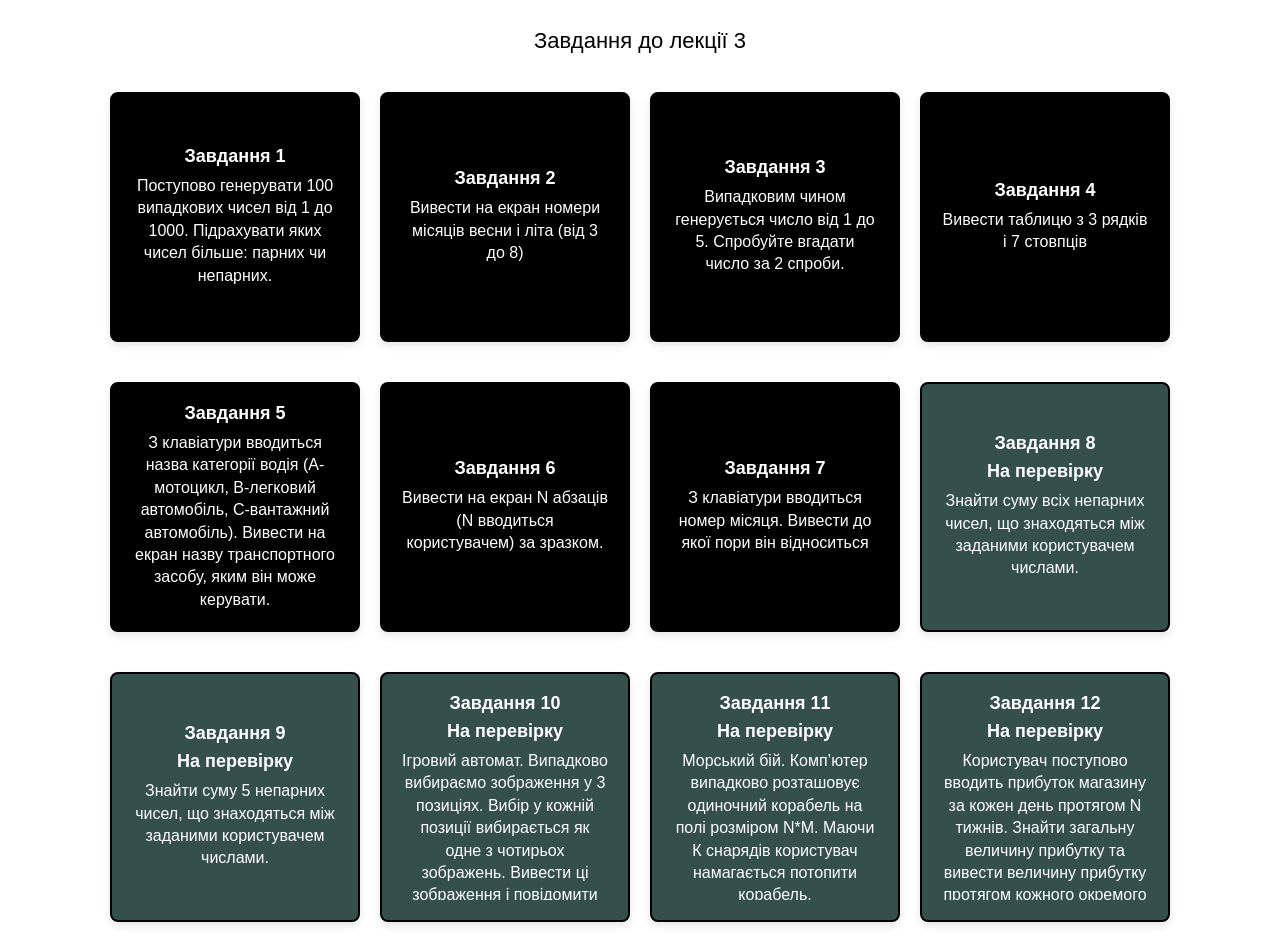
<file: index.html>
<!doctype html>
<html lang="en">
  <head>
    <meta charset="UTF-8" />
    <meta name="viewport" content="width=device-width, initial-scale=1.0" />
    <link rel="stylesheet" href="css/reset.css" />
    <link rel="stylesheet" href="css/style.css" />
    <title>Завдання до лекції 5</title>
  </head>
  <body>
    <main>
      <h1>Завдання до лекції 3</h1>
      <ul>
        <li class="task">
          <a href="tasks/task1/taksk1.html">
            <h2>Завдання 1</h2>
            <p>Поступово генерувати 100 випадкових чисел від 1 до 1000. Підрахувати яких чисел більше: парних чи непарних.</p>
          </a>
        </li>
        <li class="task">
          <a href="tasks/task2/index.html">
            <h2>Завдання 2</h2>
            <p>Вивести на екран номери місяців весни і літа (від 3 до 8)</p>
          </a>
        </li>
        <li class="task">
          <a href="tasks/task3/index.html">
            <h2>Завдання 3</h2>
            <p>Випадковим чином генерується число від 1 до 5. Спробуйте вгадати число за 2 спроби.</p>
          </a>
        </li>
        <li class="task">
          <a href="tasks/task4/index.html">
            <h2>Завдання 4</h2>
            <p>Вивести таблицю з 3 рядків і 7 стовпців</p>
          </a>
        </li>
        <li class="task">
          <a href="tasks/task5/index.html">
            <h2>Завдання 5</h2>
            <p>З клавіатури вводиться назва категорії водія (А-мотоцикл, В-легковий автомобіль, С-вантажний автомобіль). Вивести на екран назву транспортного засобу, яким він може керувати.</p>
          </a>
        </li>
        <li class="task">
          <a href="tasks/task6/index.html">
            <h2>Завдання 6</h2>
            <p>Вивести на екран N абзаців (N вводиться користувачем) за зразком.</p>
          </a>
        </li>
        <li class="task">
          <a href="tasks/task7/index.html">
            <h2>Завдання 7</h2>
            <p>З клавіатури вводиться номер місяця. Вивести до якої пори він відноситься</p>
          </a>
        </li>
        <li class="task check">
          <a href="tasks/task8/index.html">
            <h2>Завдання 8</h2>
            <h2>На перевірку</h2>
            <p>Знайти суму всіх непарних чисел, що знаходяться між заданими користувачем числами.</p>
          </a>
        </li>
        <li class="task check">
          <a href="tasks/task9/index.html">
            <h2>Завдання 9</h2>
            <h2>На перевірку</h2>
            <p>Знайти суму 5 непарних чисел, що знаходяться між заданими користувачем числами.</p>
          </a>
        </li>
        <li class="task check">
          <a href="tasks/task10/index.html">
            <h2>Завдання 10</h2>
            <h2>На перевірку</h2>
            <p>Ігровий автомат. Випадково вибираємо зображення у 3 позиціях. Вибір у кожній позиції вибирається як одне з чотирьох зображень. Вивести ці зображення і повідомити виграш користувача (три перших зображення 100 грн, три других – 200, три третіх – 500, три четвертих зображення – 1000грн). Використати цикли і switch (для вибору зображення за номером).</p>
          </a>
        </li>
        <li class="task check">
          <a href="tasks/task11/index.html">
            <h2>Завдання 11</h2>
            <h2>На перевірку</h2>
            <p>Морський бій. Комп’ютер випадково розташовує одиночний корабель на полі розміром N*M. Маючи К снарядів користувач намагається потопити корабель.</p>
          </a>
        </li>
        <li class="task check">
          <a href="tasks/task12/index.html">
            <h2>Завдання 12</h2>
            <h2>На перевірку</h2>
            <p>Користувач поступово вводить прибуток магазину за кожен день протягом N тижнів. Знайти загальну величину прибутку та вивести величину прибутку протягом кожного окремого тижня.</p>
          </a>
        </li>
      </ul>
    </main>
  </body>
</html>
</file>
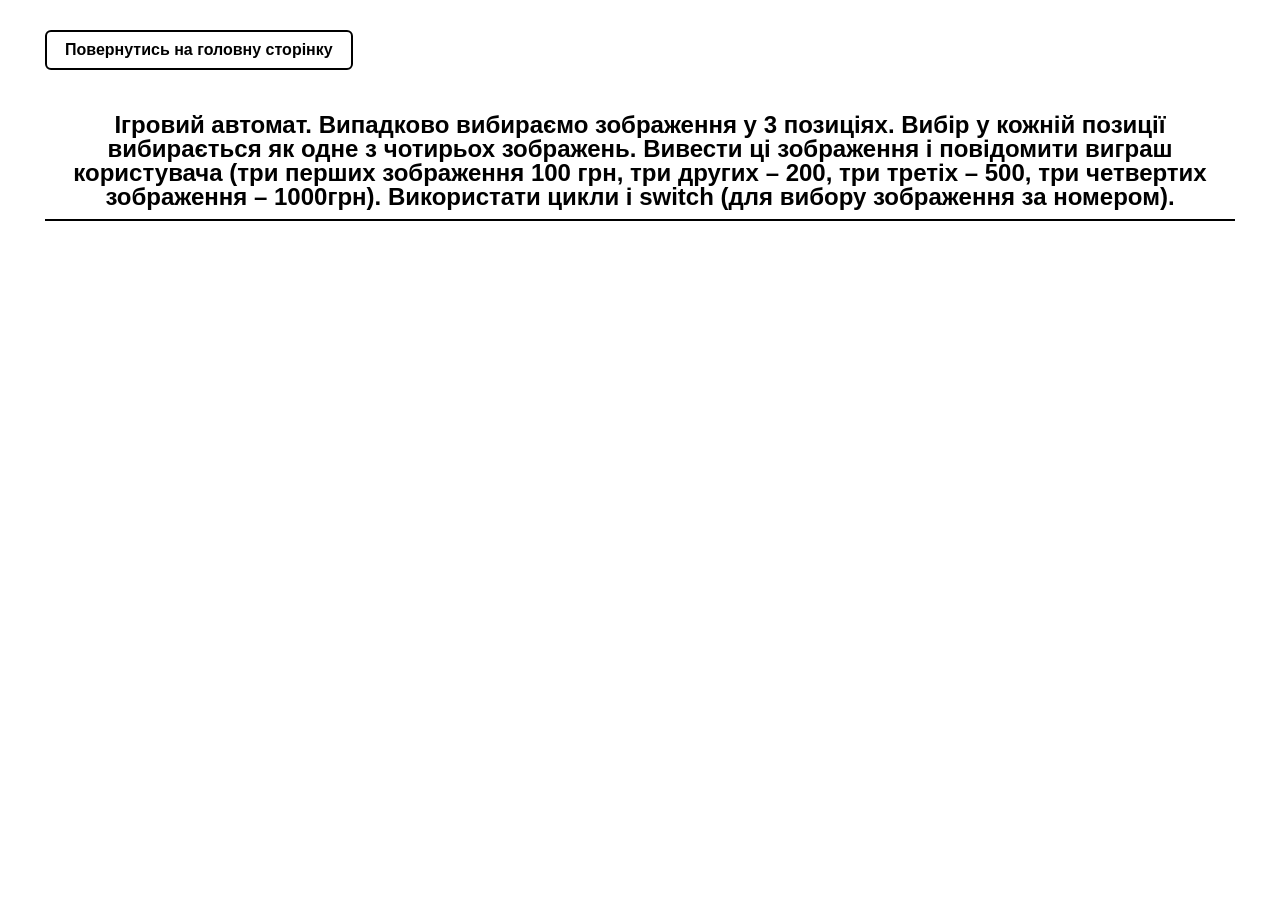
<file: tasks/task10/index.html>
<!doctype html>
<html lang="en">
  <head>
    <meta charset="UTF-8" />
    <meta name="viewport" content="width=device-width, initial-scale=1.0" />
    <link rel="stylesheet" href="../../css/style.css" />
    <title>Завдання 10</title>
  </head>
  <body>
    <main>
      <a class="link--back" href="../../index.html">Повернутись на головну сторінку</a>
      <h3>Ігровий автомат. Випадково вибираємо зображення у 3 позиціях. Вибір у кожній позиції вибирається як одне з чотирьох зображень. Вивести ці зображення і повідомити виграш користувача (три перших зображення 100 грн, три других – 200, три третіх – 500, три четвертих зображення – 1000грн). Використати цикли і switch (для вибору зображення за номером).</h3>
    </main>
    <script src="script.js"></script>
  </body>
</html>
</file>
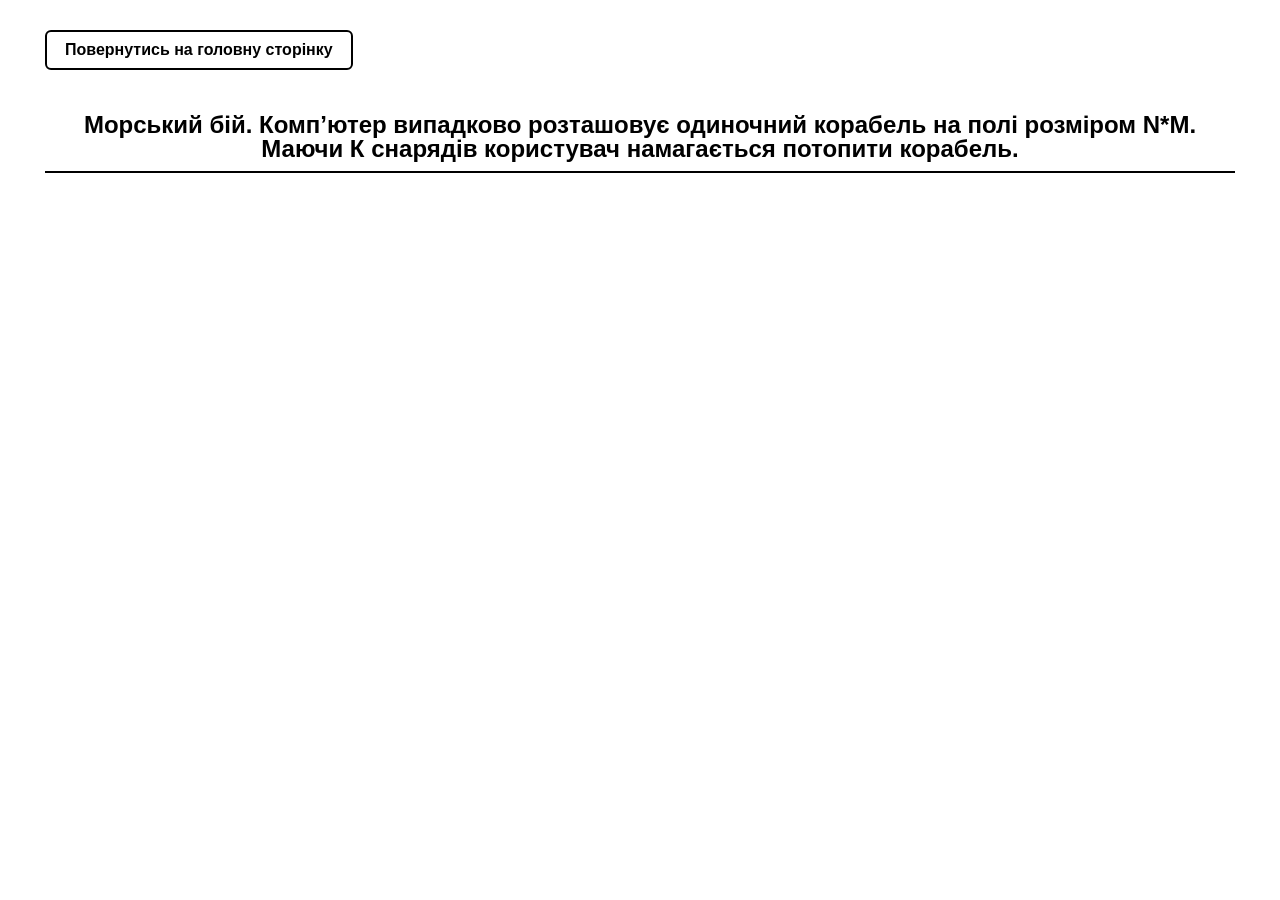
<file: tasks/task11/index.html>
<!doctype html>
<html lang="en">
  <head>
    <meta charset="UTF-8" />
    <meta name="viewport" content="width=device-width, initial-scale=1.0" />
    <link rel="stylesheet" href="../../css/style.css" />
    <title>Завдання 11</title>
  </head>
  <body>
    <main>
      <a class="link--back" href="../../index.html">Повернутись на головну сторінку</a>
      <h3>Морський бій. Комп’ютер випадково розташовує одиночний корабель на полі розміром N*M. Маючи К снарядів користувач намагається потопити корабель.</h3>
    </main>
    <script src="script.js"></script>
  </body>
</html>
</file>
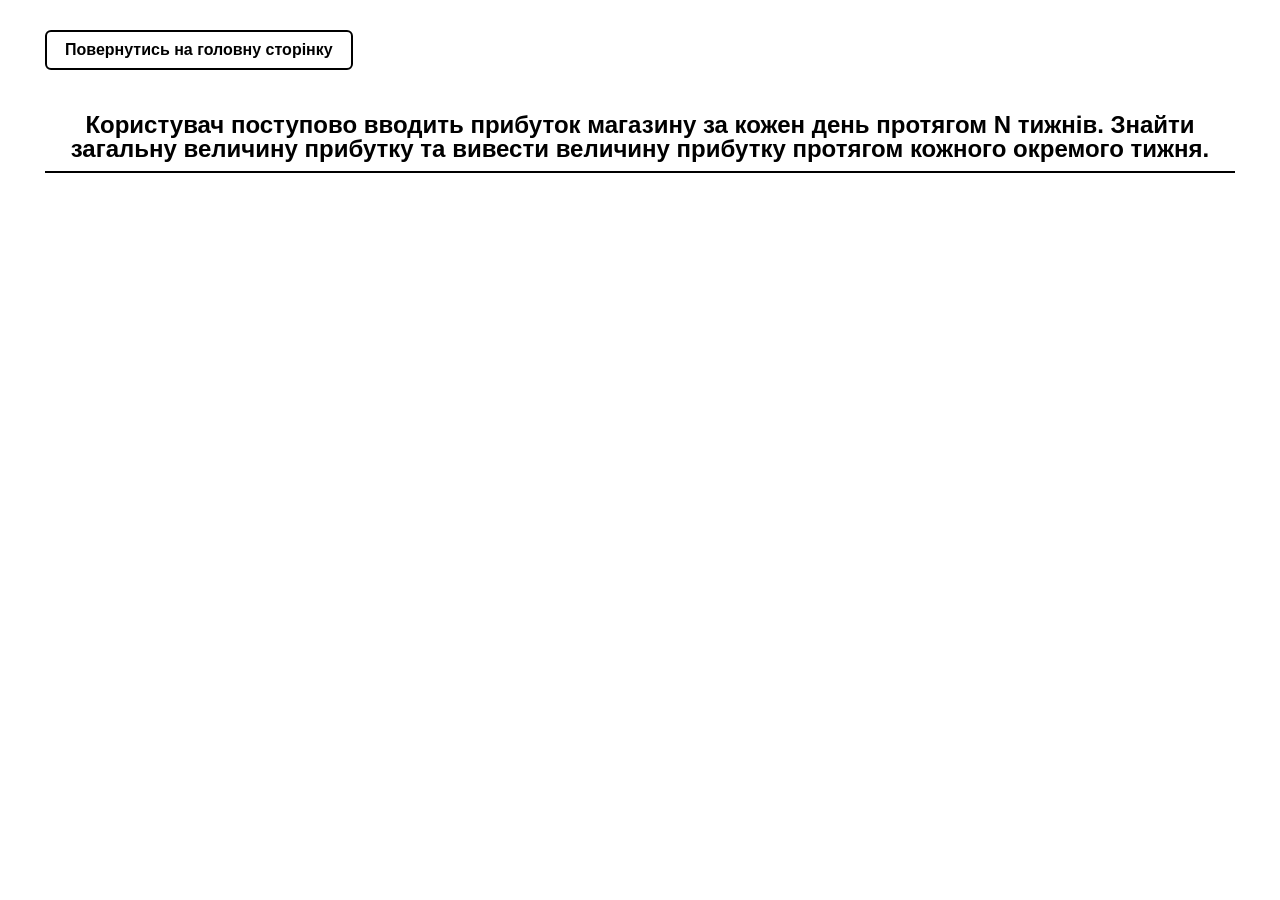
<file: tasks/task12/index.html>
<!doctype html>
<html lang="en">
  <head>
    <meta charset="UTF-8" />
    <meta name="viewport" content="width=device-width, initial-scale=1.0" />
    <link rel="stylesheet" href="../../css/style.css" />
    <title>Завдання 7</title>
  </head>
  <body>
    <main>
      <a class="link--back" href="../../index.html">Повернутись на головну сторінку</a>
      <h3>Користувач поступово вводить прибуток магазину за кожен день протягом N тижнів. Знайти загальну величину прибутку та вивести величину прибутку протягом кожного окремого тижня.</h3>
    </main>
    <script src="script.js"></script>
  </body>
</html>
</file>
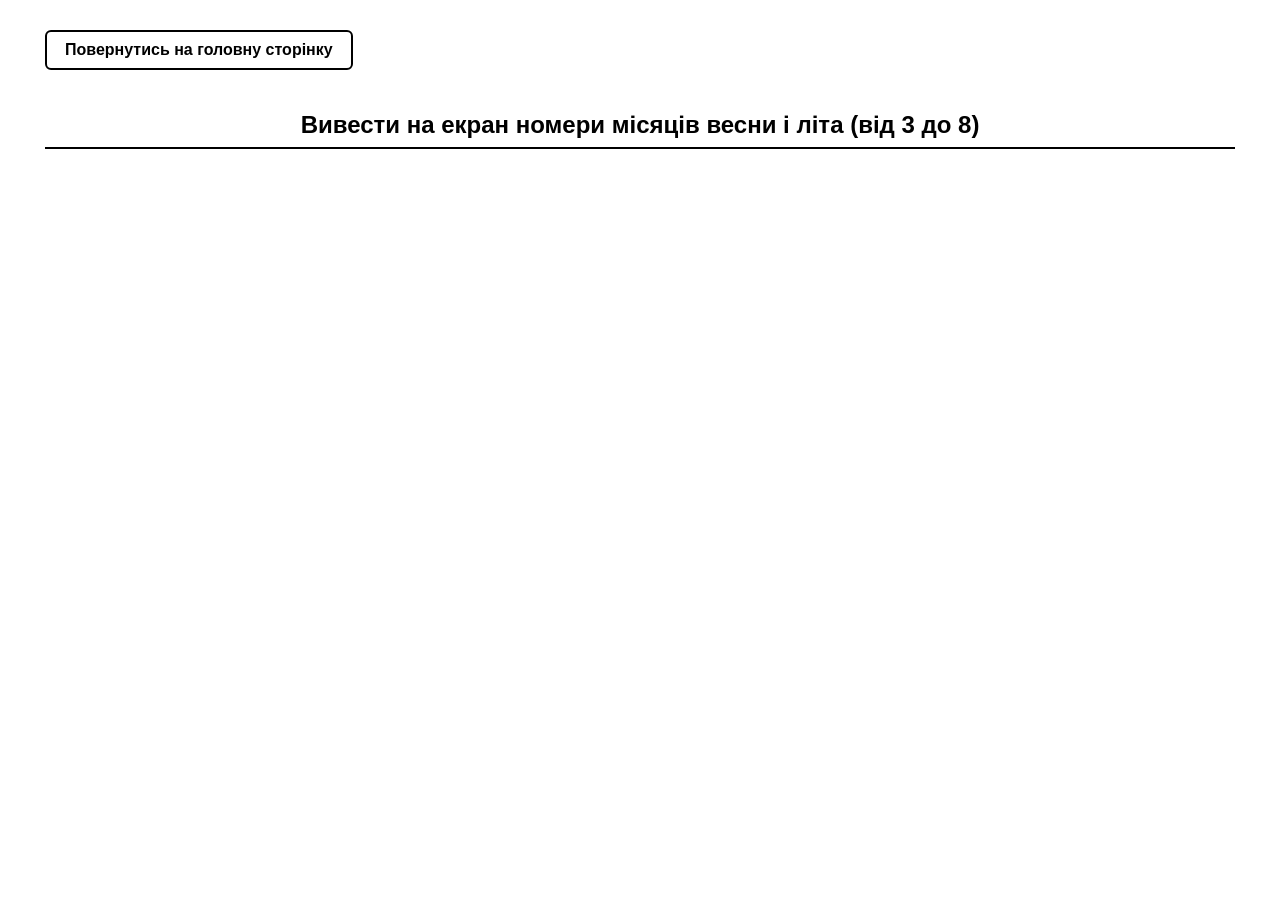
<file: tasks/task2/index.html>
<!doctype html>
<html lang="en">
  <head>
    <meta charset="UTF-8" />
    <meta name="viewport" content="width=device-width, initial-scale=1.0" />
    <link rel="stylesheet" href="../../css/style.css" />
    <title>Завдання 2</title>
  </head>
  <body>
    <main>
      <a class="link--back" href="../../index.html">Повернутись на головну сторінку</a>
      <h3>Вивести на екран номери місяців весни і літа (від 3 до 8)</h3>
    </main>
    <script src="script.js"></script>
  </body>
</html>
</file>
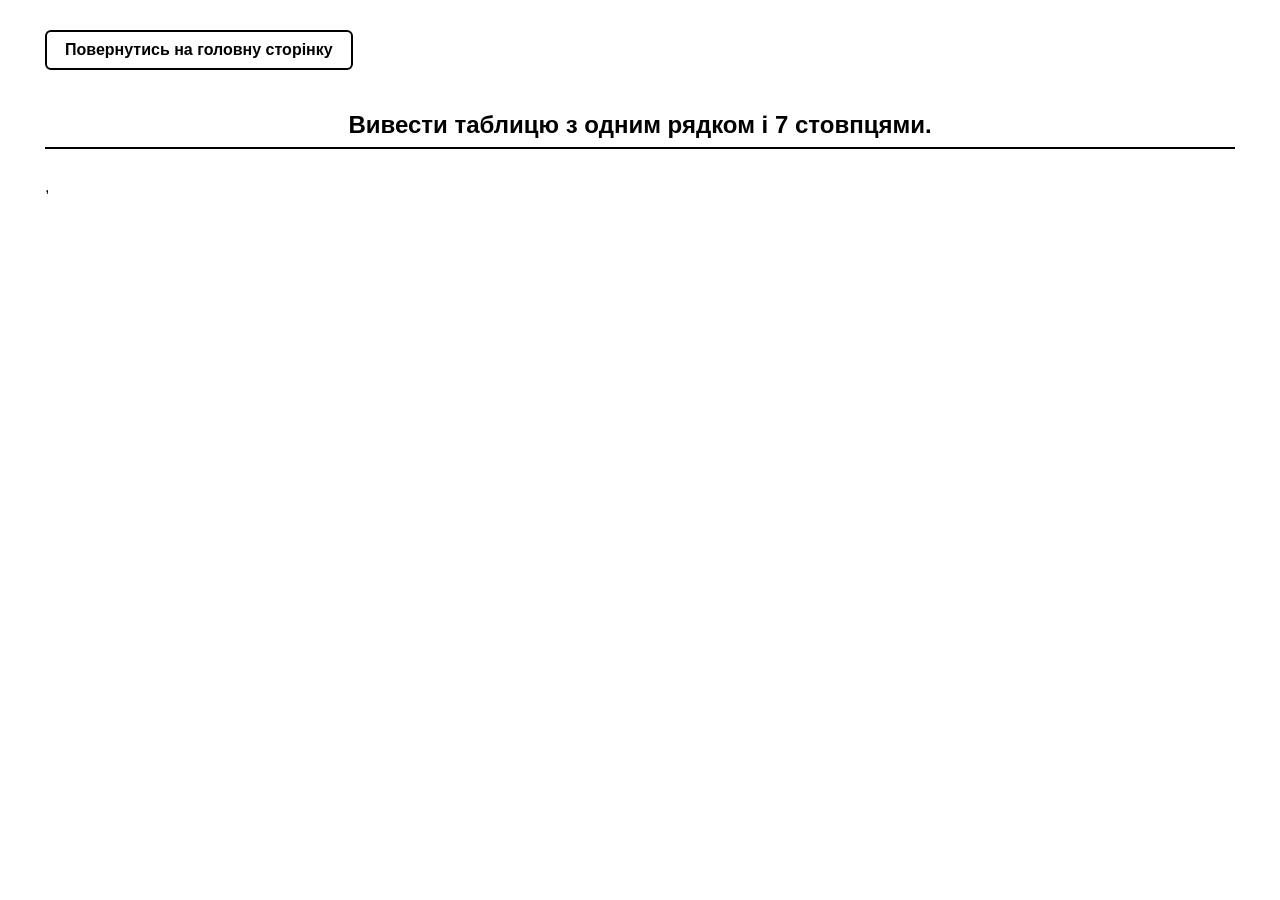
<file: tasks/task3/index.html>
<!doctype html>
<html lang="en">
  <head>
    <meta charset="UTF-8" />
    <meta name="viewport" content="width=device-width, initial-scale=1.0" />
    <link rel="stylesheet" href="../../css/style.css" />
    <title>Завдання 3</title>
  </head>
  <body>
    <main>
      <a class="link--back" href="../../index.html">Повернутись на головну сторінку</a>
      <h3>Вивести таблицю з одним рядком і 7 стовпцями.</h3>
    </table>,
    </main>
    <script src="script.js"></script>
  </body>
</html>
</file>
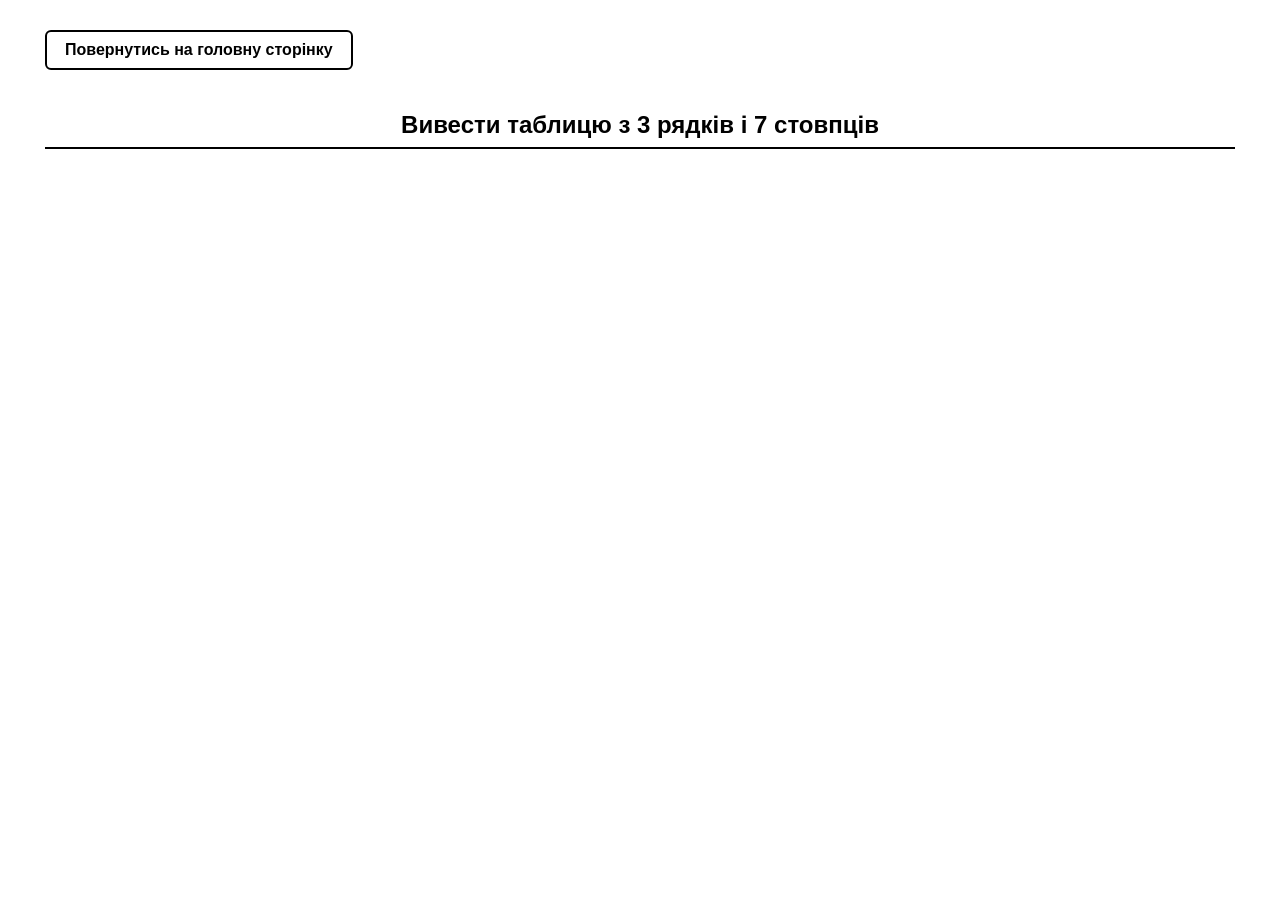
<file: tasks/task4/index.html>
<!doctype html>
<html lang="en">
  <head>
    <meta charset="UTF-8" />
    <meta name="viewport" content="width=device-width, initial-scale=1.0" />
    <link rel="stylesheet" href="../../css/style.css" />
    <title>Завдання 4</title>
  </head>
  <body>
    <main>
      <a class="link--back" href="../../index.html">Повернутись на головну сторінку</a>
      <h3>Вивести таблицю з 3 рядків і 7 стовпців</h3>
    </main>
    <script src="script.js"></script>
  </body>
</html>
</file>
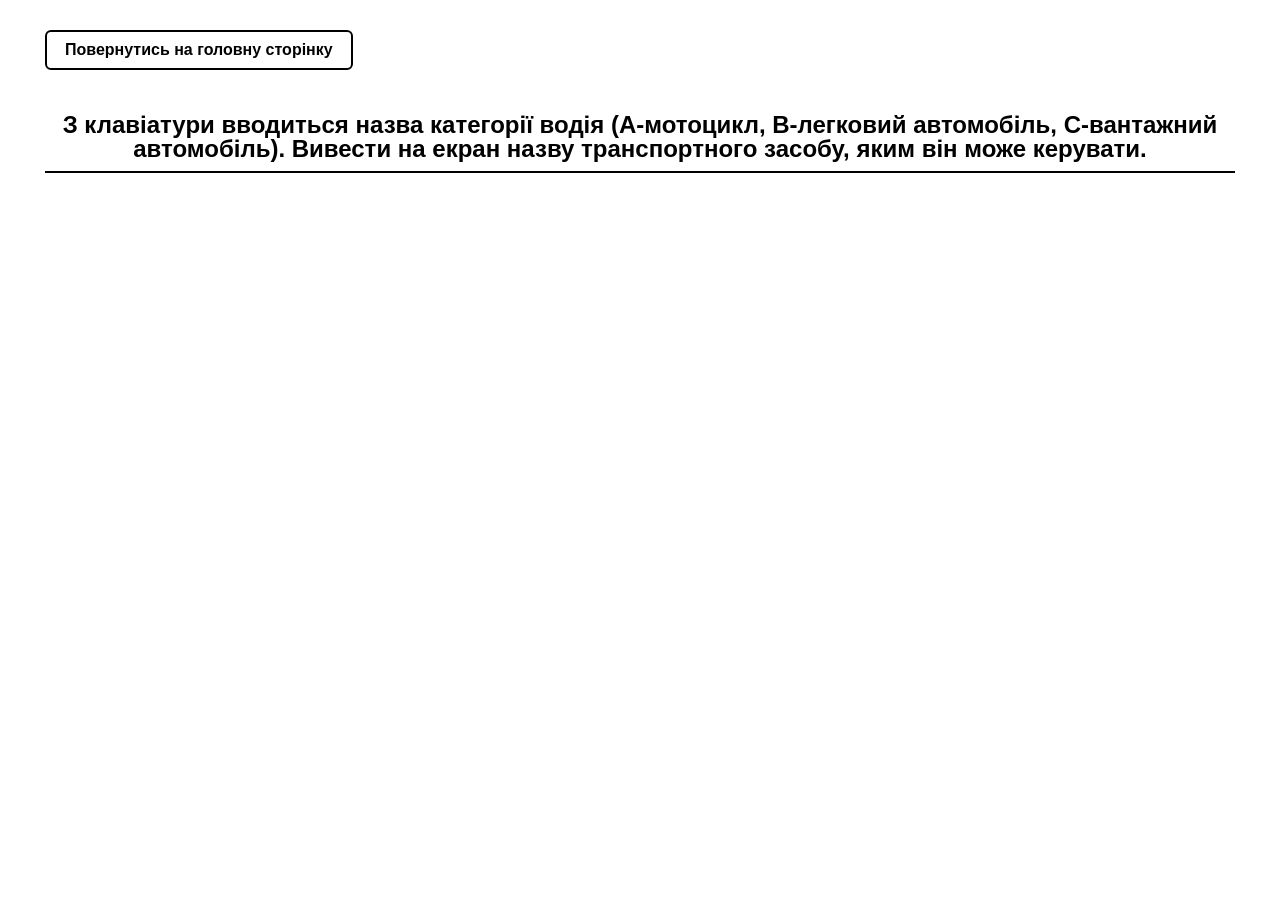
<file: tasks/task5/index.html>
<!doctype html>
<html lang="en">
  <head>
    <meta charset="UTF-8" />
    <meta name="viewport" content="width=device-width, initial-scale=1.0" />
    <link rel="stylesheet" href="../../css/style.css" />
    <title>Завдання 5</title>
  </head>
  <body>
    <main>
      <a class="link--back" href="../../index.html">Повернутись на головну сторінку</a>
      <h3>З клавіатури вводиться назва категорії водія (А-мотоцикл, В-легковий автомобіль, С-вантажний автомобіль). 
        Вивести на екран назву транспортного засобу, яким він може керувати.</h3>
    </main>
    <script src="script.js"></script>
  </body>
</html>
</file>
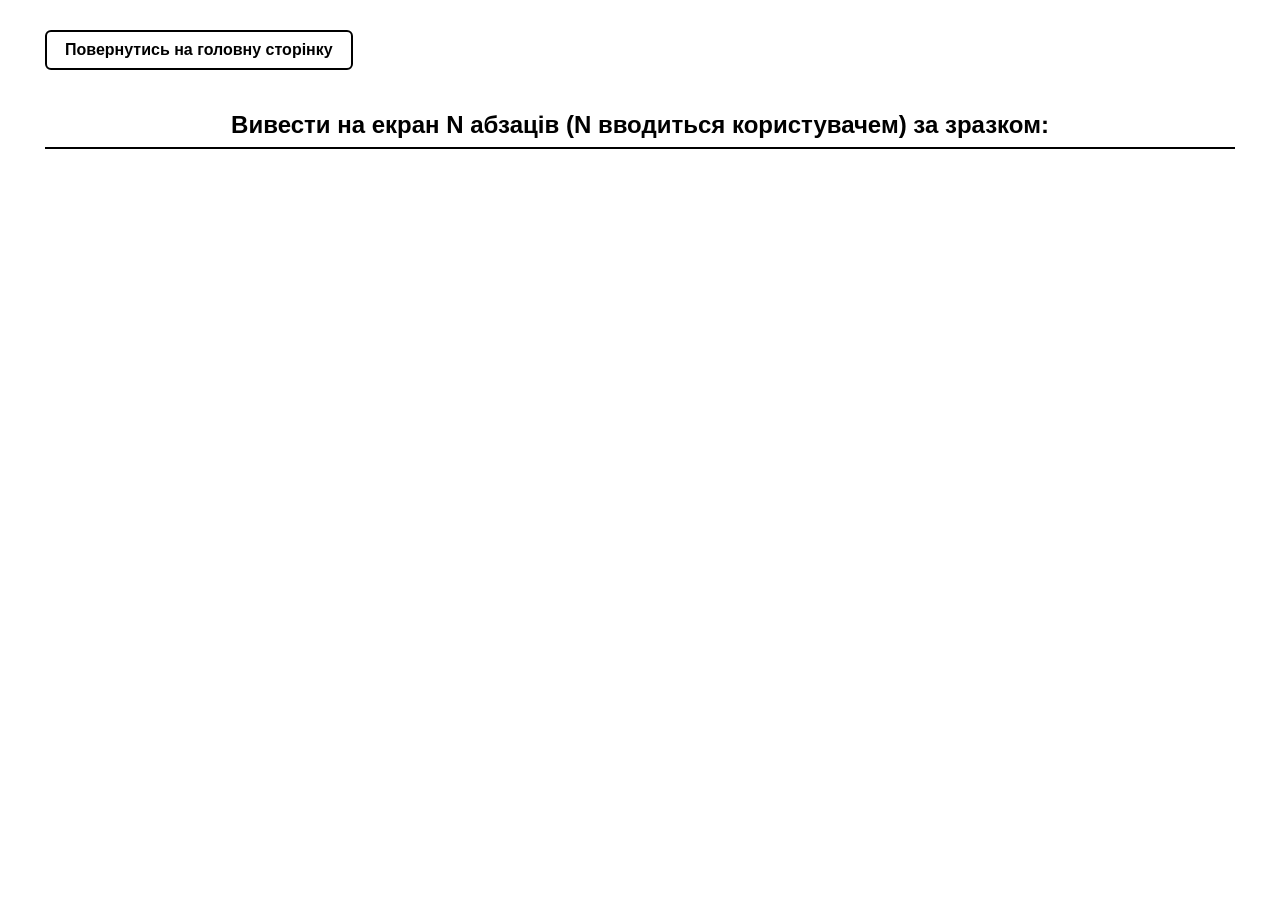
<file: tasks/task6/index.html>
<!doctype html>
<html lang="en">
  <head>
    <meta charset="UTF-8" />
    <meta name="viewport" content="width=device-width, initial-scale=1.0" />
    <link rel="stylesheet" href="../../css/style.css" />
    <title>Завдання 6</title>
  </head>
  <body>
    <main>
      <a class="link--back" href="../../index.html">Повернутись на головну сторінку</a>
      <h3>Вивести на екран N абзаців (N вводиться користувачем) за зразком:</h3>
    </main>
    <script src="script.js"></script>
  </body>
</html>
</file>
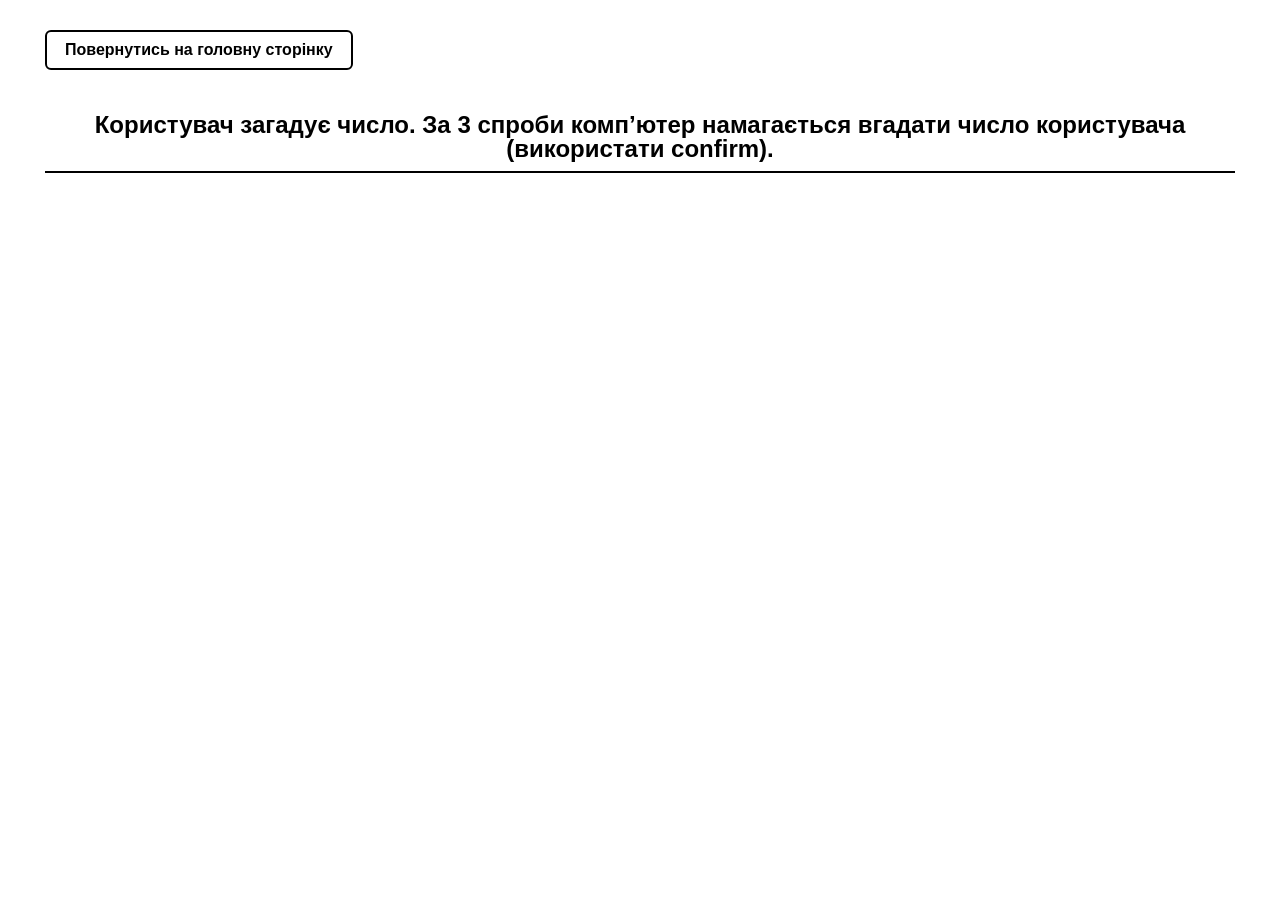
<file: tasks/task7/index.html>
<!doctype html>
<html lang="en">
  <head>
    <meta charset="UTF-8" />
    <meta name="viewport" content="width=device-width, initial-scale=1.0" />
    <link rel="stylesheet" href="../../css/style.css" />
    <title>Завдання 7</title>
  </head>
  <body>
    <main>
      <a class="link--back" href="../../index.html">Повернутись на головну сторінку</a>
      <h3>Користувач загадує число. За 3 спроби комп’ютер намагається вгадати число користувача (використати confirm).</h3>
    </main>
    <script src="script.js"></script>
  </body>
</html>
</file>
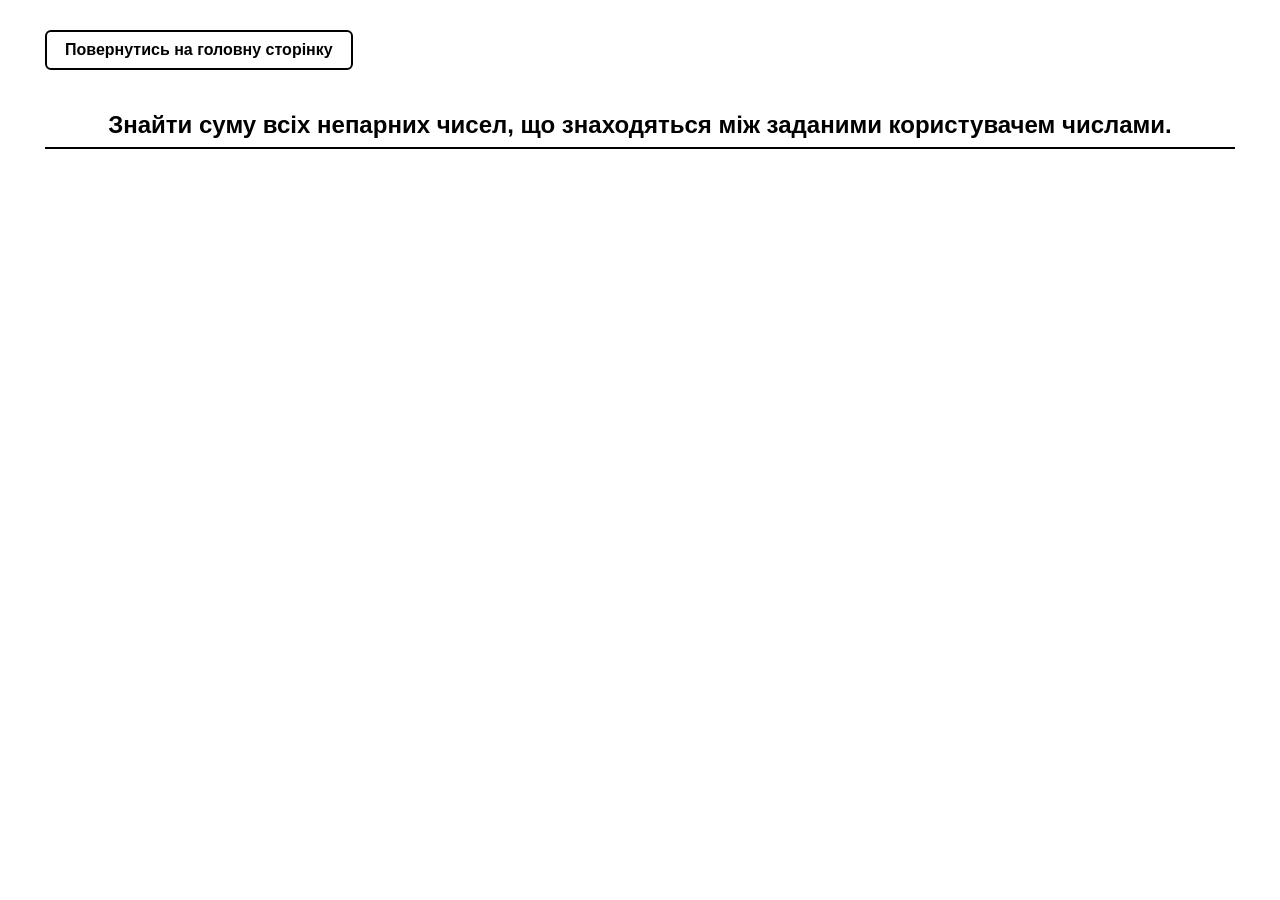
<file: tasks/task8/index.html>
<!doctype html>
<html lang="en">
  <head>
    <meta charset="UTF-8" />
    <meta name="viewport" content="width=device-width, initial-scale=1.0" />
    <link rel="stylesheet" href="../../css/style.css" />
    <title>Завдання 8</title>
  </head>
  <body>
    <main>
      <a class="link--back" href="../../index.html">Повернутись на головну сторінку</a>
      <h3>Знайти суму всіх непарних чисел, що знаходяться між заданими користувачем числами.</h3>
    </main>
    <script src="script.js"></script>
  </body>
</html>
</file>
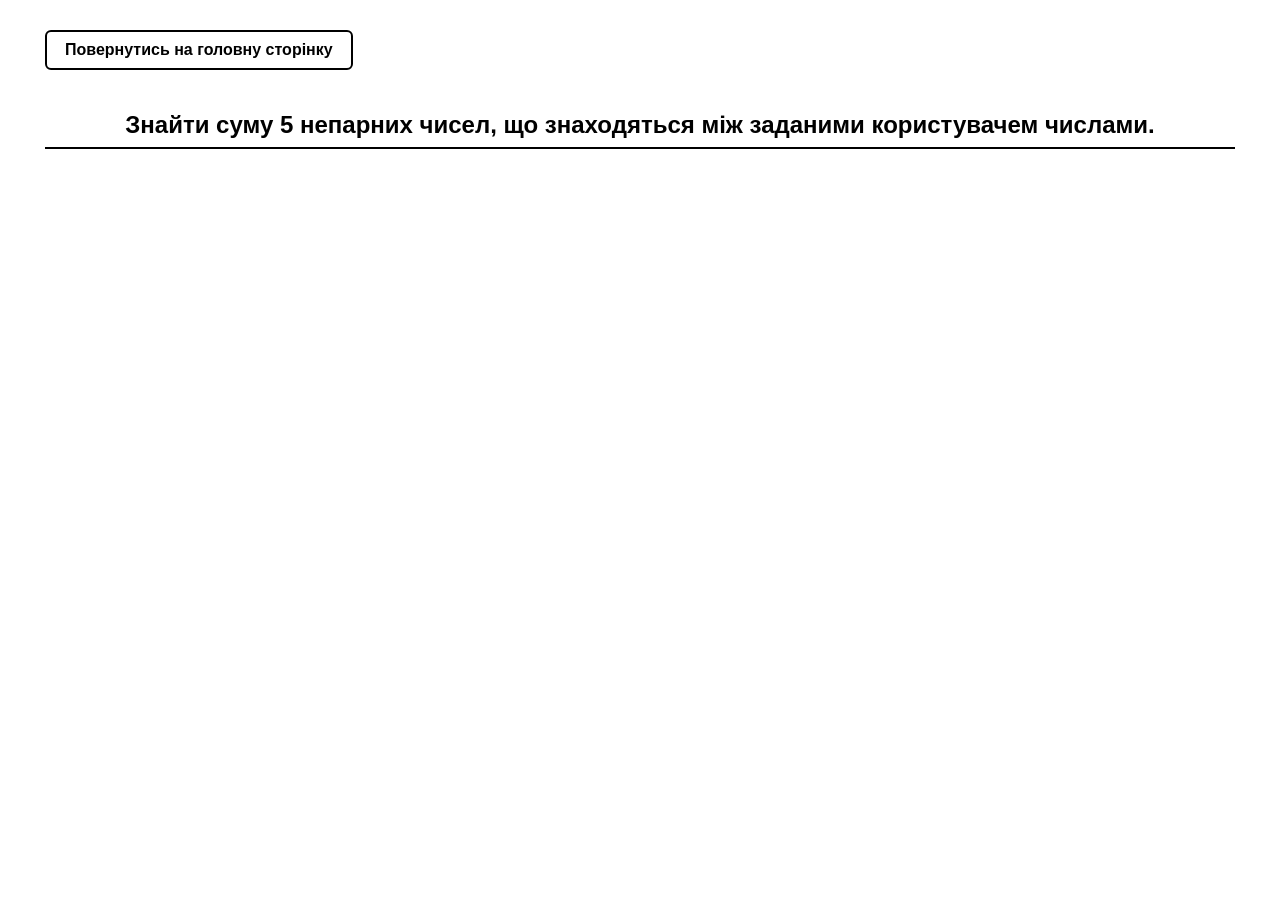
<file: tasks/task9/index.html>
<!doctype html>
<html lang="en">
  <head>
    <meta charset="UTF-8" />
    <meta name="viewport" content="width=device-width, initial-scale=1.0" />
    <link rel="stylesheet" href="../../css/style.css" />
    <title>Завдання 9</title>
  </head>
  <body>
    <main>
      <a class="link--back" href="../../index.html">Повернутись на головну сторінку</a>
      <h3>Знайти суму 5 непарних чисел, що знаходяться між заданими користувачем числами.</h3>
    </main>
    <script src="script.js"></script>
  </body>
</html>
</file>
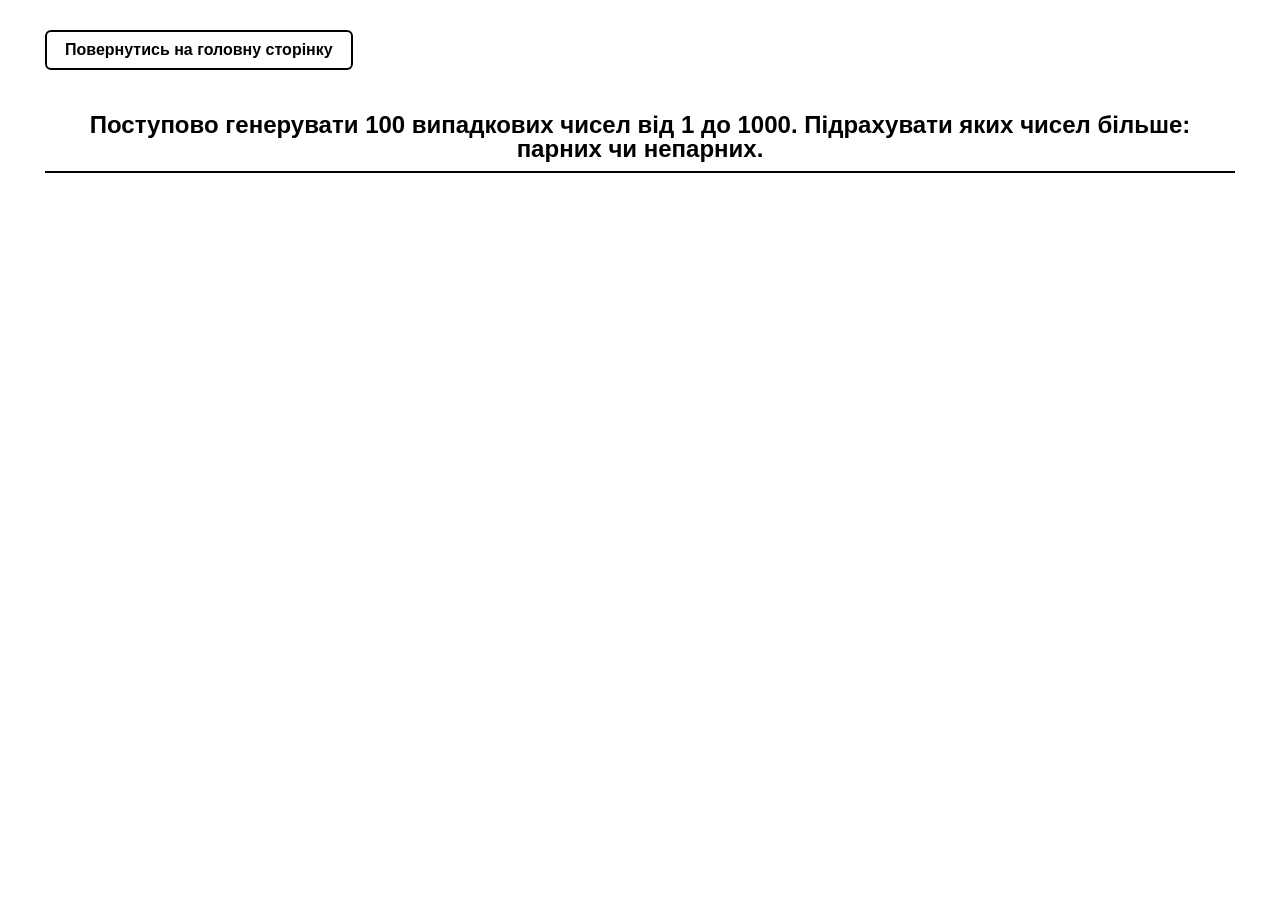
<file: tasks/task1/taksk1.html>
<!doctype html>
<html lang="en">
  <head>
    <meta charset="UTF-8" />
    <meta name="viewport" content="width=device-width, initial-scale=1.0" />
    <link rel="stylesheet" href="../../css/style.css" />
    <title>Завдання 1</title>
  </head>
  <body>
    <main>
      <a class="link--back" href="../../index.html">Повернутись на головну сторінку</a>
      <h3>Поступово генерувати 100 випадкових чисел від 1 до 1000. Підрахувати яких чисел більше: парних чи непарних.</h3>
    </main>
    <script src="script.js"></script>
  </body>
</html>
</file>
<file: css/style.css>
*,
*::before,
*::after {
  padding: 0;
  margin: 0;
  border: none;
  box-sizing: border-box;
}
*::before,
*::after {
  display: inline-block;
}

a {
  text-decoration: none;
  color: inherit;
  display: inline-block;
}
li {
  list-style: none;
}
img {
  max-width: 100%;
  vertical-align: middle;
}
html,
body {
  line-height: 1;
  height: 100%;
}
h1,
h2,
h3,
h4,
h5,
h6 {
  font-weight: inherit;
  font-size: inherit;
  font-family: inherit;
}
textarea,
input {
  width: 100%;
  font-weight: inherit;
  font-size: inherit;
  font-family: inherit;
}

label {
  display: inline-block;
}

button {
  background-color: transparent;
}
button,
input[type='checkbox'],
input[type='radio'] {
  cursor: pointer;
}

/* Общие стили */
body {
  font-family: 'Segoe UI', sans-serif;
  background-color: #ffffff; /* белый фон страницы */
  color: #000000; /* черный текст */
  margin: 0;
  padding: 30px;
}

main {
  max-width: 1600px;
  margin: 0 auto;
  padding: 0 15px;
}

h1 {
  text-align: center;
  margin-bottom: 40px;
  font-size: 22px;
  color: #000000;
}

h3 {
  text-align: center; /* центрируем текст */
  font-size: 1.5rem;
  font-weight: 600;
  color: #000000; /* черный текст */
  position: relative;
  margin: 40px 0 20px 0;
  padding-bottom: 10px;
}

h3::after {
  content: '';
  display: block;
  width: 100%; /* растягивается на всю ширину блока */
  height: 2px; /* толщина линии */
  background-color: #000000; /* цвет линии */
  margin: 10px auto 0 auto; /* отступ сверху и центрирование */
}
.task p {
  max-width: 30ch;
  overflow: hidden;
  text-overflow: ellipsis;
}

ul {
  list-style: none;
  padding: 0;
  display: flex;
  flex-wrap: wrap;
  gap: 20px; /* расстояние между квадратами */
  justify-content: center;
}

/* Блок задания */
li.task {
  width: 250px;
  height: 250px; /* квадрат */
  overflow: hidden; /* чтобы ничего не вылезало за углы */
  box-shadow: 0 4px 8px rgba(0, 0, 0, 0.1);
  transition:
    transform 0.3s,
    box-shadow 0.3s;
}

/* Ссылка внутри блока — весь блок кликабельный */
li.task a {
  display: flex;
  flex-direction: column;
  justify-content: center;
  align-items: center;
  width: 100%;
  height: 100%;
  text-decoration: none;
  background-color: #000000; /* черный фон */
  color: #ffffff; /* белый текст */
  padding: 20px;
  text-align: center;
  transition: all 0.3s ease;
}

/* Hover эффект */
li.task:hover a {
  background-color: #333333;
  transform: translateY(-5px);
  box-shadow: 0 8px 12px rgba(0, 0, 0, 0.2);
}

/* Заголовок внутри ссылки */
li.task a h2 {
  margin: 0 0 10px 0;
  font-size: 18px;
  font-weight: 600;
}

/* Параграф внутри ссылки */
li.task a p {
  font-size: 16px;
  line-height: 1.4;
  color: #ffffff;
}
/* Блоки заданий — квадратные */
.task {
  background-color: #000000; /* черный блок */
  color: #ffffff; /* белый текст */
  border: 2px solid #000000;
  border-radius: 8px; /* слегка скругленные углы */
  width: 250px;
  height: 250px; /* квадрат */
  display: flex;
  flex-direction: column;
  justify-content: center;
  align-items: center;
  margin-bottom: 20px;
  text-align: center;
  transition: all 0.3s ease;
  box-shadow: 0 4px 8px rgba(0, 0, 0, 0.1);
}

.link--back {
  display: inline-block;
  font-weight: 600;
  font-size: 16px;
  color: #000000;
  background-color: #ffffff;
  padding: 10px 18px;
  border: 2px solid #000000;
  border-radius: 6px;
  transition: all 0.3s ease;
  position: relative;
  overflow: hidden;
  z-index: 1;
}

.link--back::after {
  content: '';
  position: absolute;
  left: 0;
  bottom: 0;
  height: 100%;
  width: 0;
  background-color: #000000;
  z-index: -1;
  transition: width 0.3s ease;
}

.link--back:hover {
  color: #ffffff;
  border-color: #000000;
}

.link--back:hover::after {
  width: 100%;
}
table {
  border-collapse: collapse;
  margin: 20px;
  background-color: #2f3e3a; /* серо-зелёный фон */
  color: #e6f0ec;
  font-family: Arial, sans-serif;
}

td {
  border: 1px solid #52796f;
  padding: 10px 15px;
  text-align: center;
  font-size: 16px;
}

tr:nth-child(even) {
  background-color: #354f4b;
}

td:hover {
  background-color: #52796f;
  cursor: pointer;
}
.title-task {
  padding: 10px;
  background-color: #f5f5f5;
}
.title-task:nth-child(2n) {
  background-color: #f8bbd0;
}
.title-task h1 {
  text-align: left;
  margin-bottom: 10px;
}
li.check a {
  background-color: #354f4b;
}
</file>
